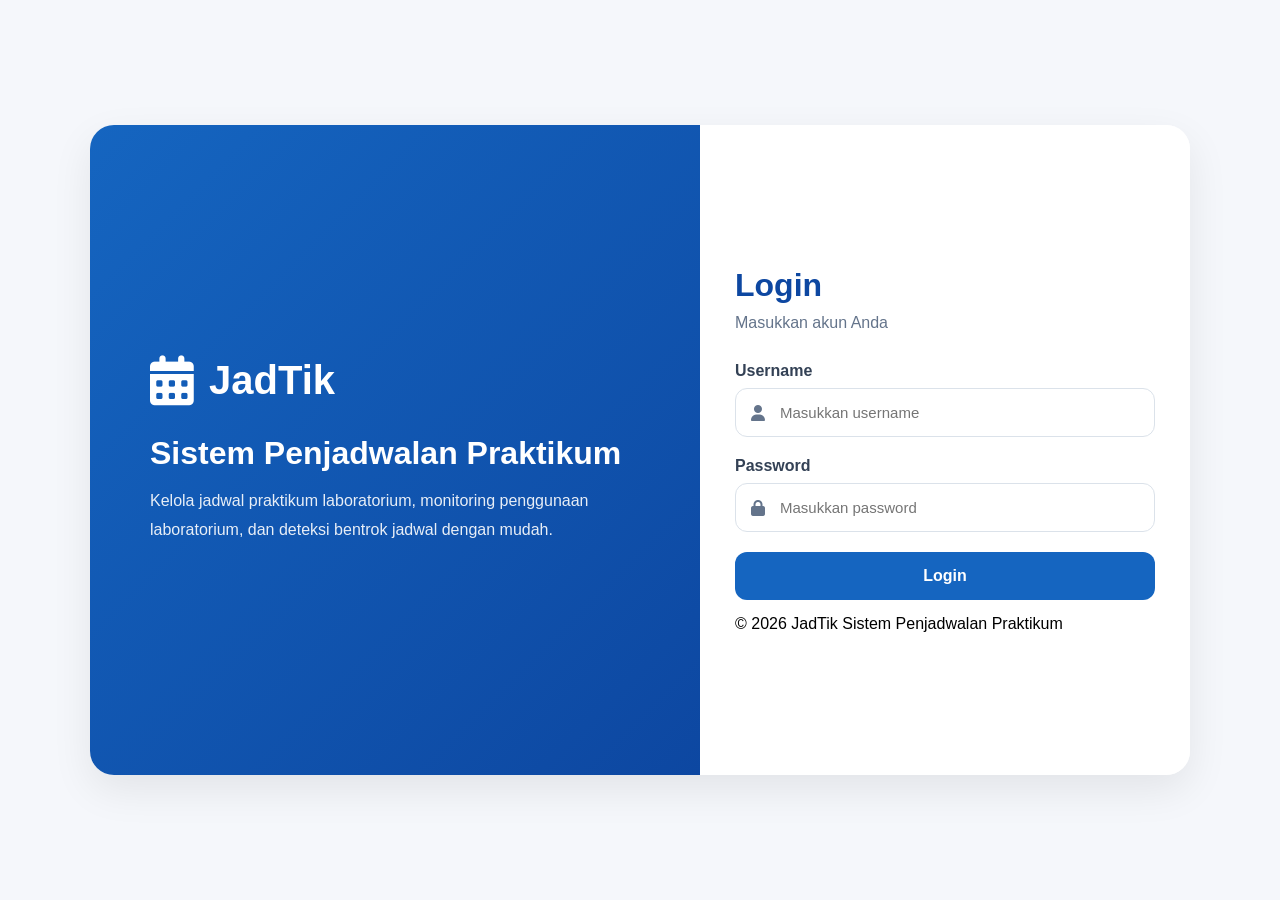
<file: index.html>
<!DOCTYPE html>
<html lang="id">
<head>
    <meta charset="UTF-8">
    <meta name="viewport" content="width=device-width, initial-scale=1.0">
    <title>Login - JadTik</title>
    <link rel="stylesheet" href="css/login.css">
    <link rel="stylesheet" href="https://cdnjs.cloudflare.com/ajax/libs/font-awesome/6.5.1/css/all.min.css">
</head>
<body>

<div class="login-container">

    <div class="login-left">

        <div class="logo">
            <i class="fas fa-calendar-alt"></i>
            <h1>JadTik</h1>
        </div>

        <h2>Sistem Penjadwalan Praktikum</h2>

        <p>
            Kelola jadwal praktikum laboratorium,
            monitoring penggunaan laboratorium,
            dan deteksi bentrok jadwal dengan mudah.
        </p>

    </div>

    <div class="login-right">

        <div class="login-card">

            <h2>Login</h2>

            <p>Masukkan akun Anda</p>

            <form id="loginForm">

                <div class="input-group">

                    <label>Username</label>

                    <div class="input-box">
                        <i class="fas fa-user"></i>

                        <input
                        type="text"
                        id="username"
                        placeholder="Masukkan username"
                        required>
                    </div>

                </div>

                <div class="input-group">

                    <label>Password</label>

                    <div class="input-box">
                        <i class="fas fa-lock"></i>

                        <input
                        type="password"
                        id="password"
                        placeholder="Masukkan password"
                        required>
                    </div>

                </div>

                <button type="submit" class="login-btn">
                    Login
                </button>

            </form>

            <div id="message">

            </div>

            <footer class="footer">

                © 2026 JadTik
                Sistem Penjadwalan Praktikum

            </footer>

        </div>

    </div>

</div>

<script src="js/auth.js"></script>

</body>
</html>
</file>
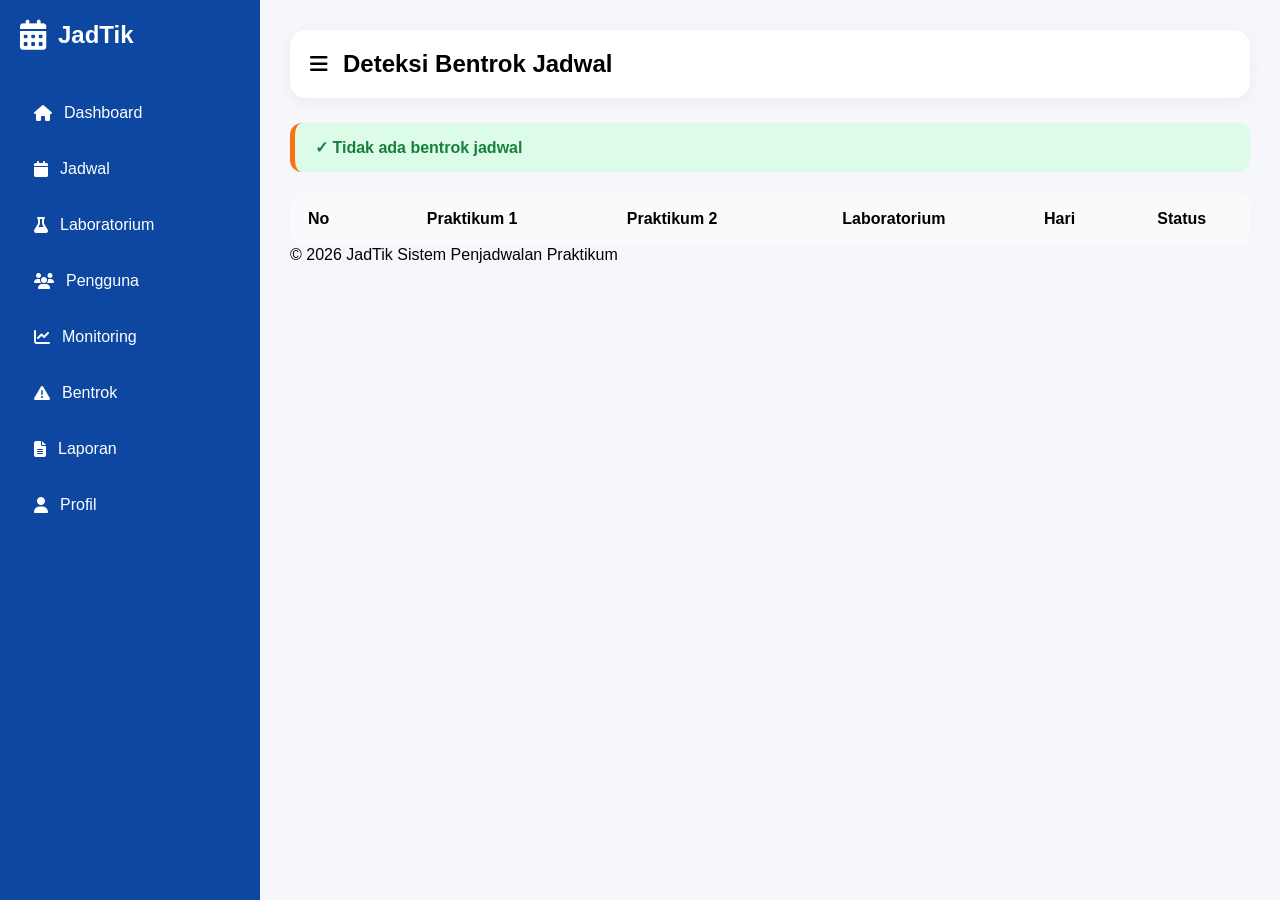
<file: bentrok.html>
<!DOCTYPE html>
<html lang="id">
    <head>
        <meta charset="UTF-8">
        <meta name="viewport" content="width=device-width, initial-scale=1.0">
        <title>Deteksi Bentrok - JadTik</title>
        <link rel="stylesheet" href="css/style.css">
        <link rel="stylesheet" href="https://cdnjs.cloudflare.com/ajax/libs/font-awesome/6.5.1/css/all.min.css">
    </head>
<body>

    <div class="sidebar">

        <div class="logo">
            <i class="fas fa-calendar-alt"></i>
            <span>JadTik</span>
        </div>

        <ul>

            <li>
                <a href="dashboard.html">
                    <i class="fas fa-home"></i>
                    <span>Dashboard</span>
                </a>
            </li>

            <li>
                <a href="jadwal.html">
                    <i class="fas fa-calendar"></i>
                    <span>Jadwal</span>
                </a>
            </li>

            <li>
                <a href="laboratorium.html">
                    <i class="fas fa-flask"></i>
                    <span>Laboratorium</span>
                </a>
            </li>

            <li>
                <a href="pengguna.html">
                    <i class="fas fa-users"></i>
                    <span>Pengguna</span>
                </a>
            </li>

            <li>
                <a href="monitoring.html">
                    <i class="fas fa-chart-line"></i>
                    <span>Monitoring</span>
                </a>
            </li>

            <li>
                <a href="bentrok.html">
                    <i class="fas fa-exclamation-triangle"></i>
                    <span>Bentrok</span>
                </a>
            </li>

            <li>
                <a href="laporan.html">
                    <i class="fas fa-file-alt"></i>
                    <span>Laporan</span>
                </a>
            </li>

            <li>
                <a href="profil.html">
                    <i class="fas fa-user"></i>
                    <span>Profil</span>
                </a>
            </li>

        </ul>

    </div>

    <div class="main-content">

        <div class="topbar">

            <div class="topbar-left">

                <button id="toggleSidebar">
                    <i class="fas fa-bars"></i>
                </button>

                <h2>Deteksi Bentrok Jadwal</h2>

            </div>

        </div>
    
    <div class="alert-box" id="statusBentrok">

        Tidak ada bentrok jadwal

    </div>

    <div class="table-container">

        <table>

            <thead>

                <tr>

                    <th>No</th>
                    <th>Praktikum 1</th>
                    <th>Praktikum 2</th>
                    <th>Laboratorium</th>
                    <th>Hari</th>
                    <th>Status</th>

                </tr>

            </thead>

            <tbody id="bentrokTable">

            </tbody>

        </table>

    </div>

    <footer class="footer">

        © 2026 JadTik
        Sistem Penjadwalan Praktikum

    </footer>
    
</div>

<script src="js/bentrok.js"></script>
<script src="js/sidebar.js"></script>

</body>
</html>
</file>
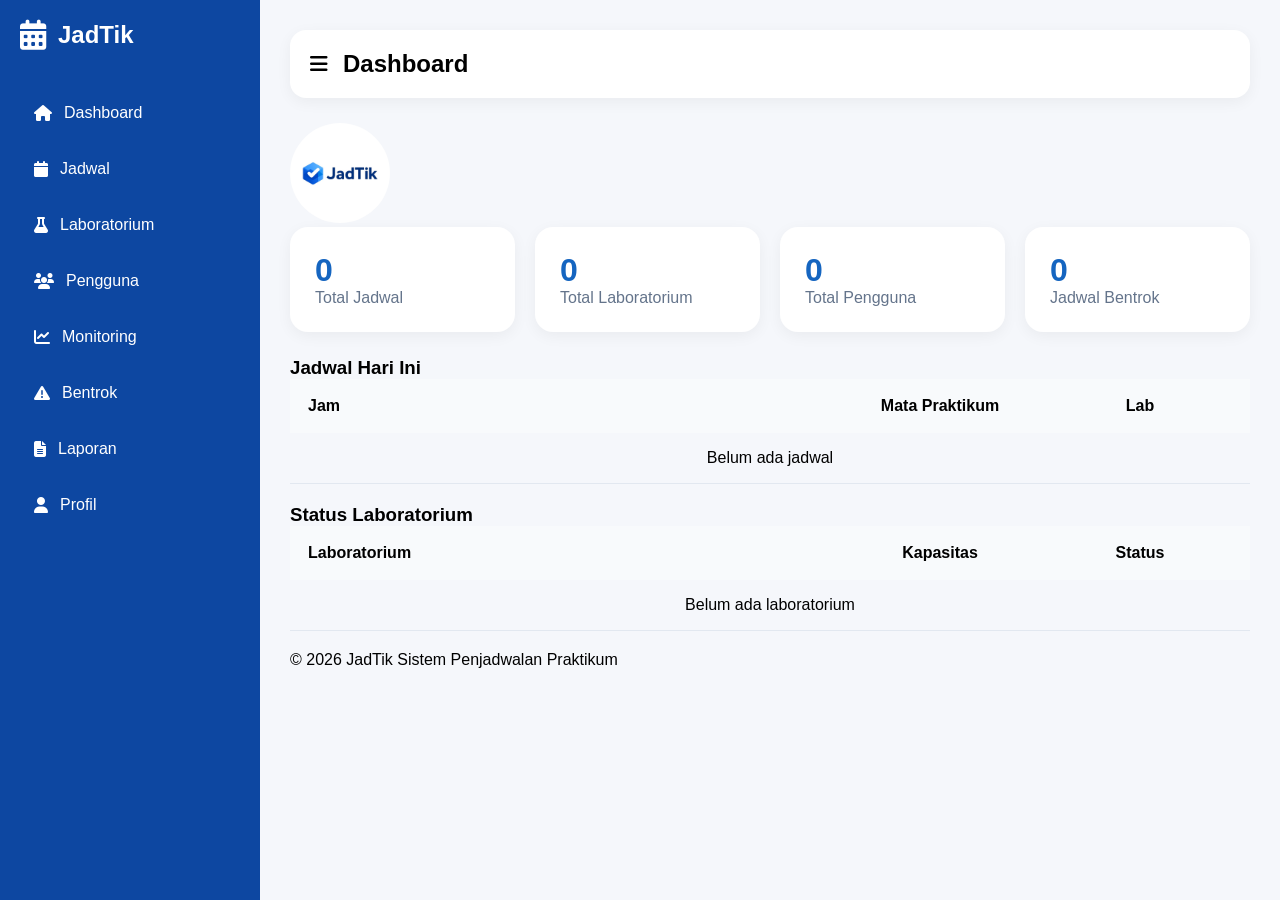
<file: dashboard.html>
<!DOCTYPE html>
<html lang="id">
    <head>
        <meta charset="UTF-8">
        <meta name="viewport" content="width=device-width, initial-scale=1.0">
        <title>Dashboard - JadTik</title>
        <link rel="stylesheet" href="css/style.css">
        <link rel="stylesheet" href="https://cdnjs.cloudflare.com/ajax/libs/font-awesome/6.5.1/css/all.min.css">

    </head>
<body>

    <div class="sidebar">

        <div class="logo">
            <i class="fas fa-calendar-alt"></i>
            <span>JadTik</span>
        </div>

        <ul>

            <li>
                <a href="dashboard.html">
                    <i class="fas fa-home"></i>
                    <span>Dashboard</span>
                </a>
            </li>

            <li>
                <a href="jadwal.html">
                    <i class="fas fa-calendar"></i>
                    <span>Jadwal</span>
                </a>
            </li>

            <li>
                <a href="laboratorium.html">
                    <i class="fas fa-flask"></i>
                    <span>Laboratorium</span>
                </a>
            </li>

            <li>
                <a href="pengguna.html">
                    <i class="fas fa-users"></i>
                    <span>Pengguna</span>
                </a>
            </li>

            <li>
                <a href="monitoring.html">
                    <i class="fas fa-chart-line"></i>
                    <span>Monitoring</span>
                </a>
            </li>

            <li>
                <a href="bentrok.html">
                    <i class="fas fa-exclamation-triangle"></i>
                    <span>Bentrok</span>
                </a>
            </li>

            <li>
                <a href="laporan.html">
                    <i class="fas fa-file-alt"></i>
                    <span>Laporan</span>
                </a>
            </li>

            <li>
                <a href="profil.html">
                    <i class="fas fa-user"></i>
                    <span>Profil</span>
                </a>
            </li>

        </ul>

    </div>

    <div class="main-content">

        <div class="topbar">

            <div class="topbar-left">

                <button id="toggleSidebar">
                    <i class="fas fa-bars"></i>
                </button>

                <h2>Dashboard</h2>

            </div>

        </div>

    <div class="top-right">

        <div class="profile">
            <img src="img/admin.jpg" alt="Admin" style="width: 100px; height: 100px; border-radius: 50%;">
                <!-- <span>Admin</span> -->
        </div>
    </div>

    <div class="stats">

        <div class="card">
            <h3 id="totalJadwal">0</h3>
            <p>Total Jadwal</p>
        </div>

        <div class="card">
            <h3 id="totalLab">0</h3>
            <p>Total Laboratorium</p>
        </div>

        <div class="card">
            <h3 id="totalUser">0</h3>
            <p>Total Pengguna</p>
        </div>

        <div class="card">
            <h3 id="totalBentrok">0</h3>
            <p>Jadwal Bentrok</p>
        </div>

    </div>

    <div class="dashboard-grid">

        <div class="panel">

            <div class="panel-header">
                <h3>Jadwal Hari Ini</h3>
            </div>

            <table>

                <thead>

                    <tr>
                        <th>Jam</th>
                        <th>Mata Praktikum</th>
                        <th>Lab</th>
                    </tr>

                </thead>

                <tbody id="jadwalHariIni">

                </tbody>

            </table>

        </div>

    <div class="panel mt">

        <div class="panel-header">
            <h3>Status Laboratorium</h3>
        </div>

        <table>

            <thead>
                <tr>
                    <th>Laboratorium</th>
                    <th>Kapasitas</th>
                    <th>Status</th>
                </tr>
            
            </thead>

            <tbody id="statusLabTable">

            </tbody>

        </table>

    </div>

    <footer class="footer">

        © 2026 JadTik
        Sistem Penjadwalan Praktikum

    </footer>

</div>

<script src="js/dashboard.js"></script>
<script src="js/sidebar.js"></script>

</body>
</html>
</file>
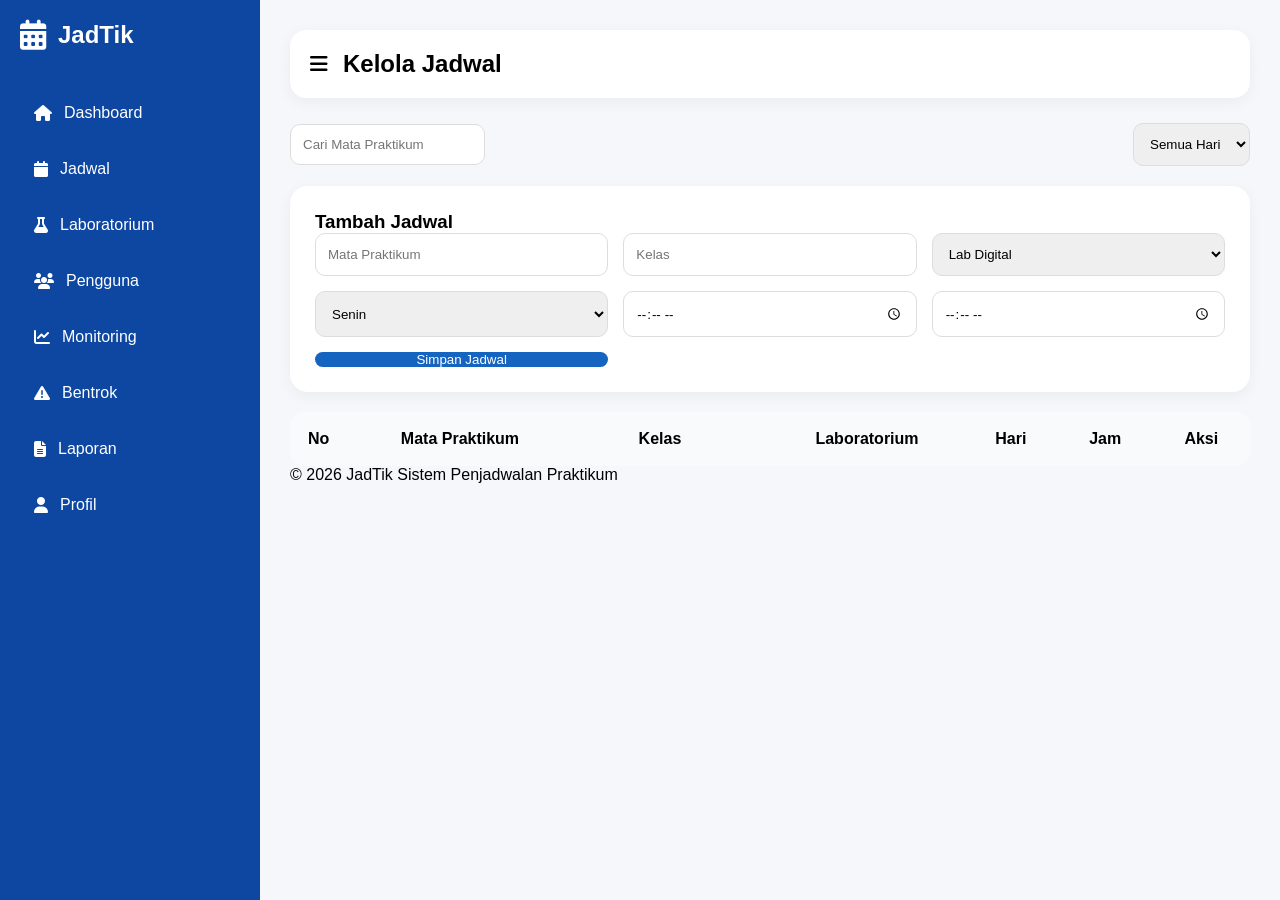
<file: jadwal.html>
<!DOCTYPE html>
<html lang="id">
    <head>
        <meta charset="UTF-8">
        <meta name="viewport" content="width=device-width, initial-scale=1.0">
        <title>Jadwal Praktikum - JadTik</title>
        <link rel="stylesheet" href="css/style.css">
        <link rel="stylesheet" href="https://cdnjs.cloudflare.com/ajax/libs/font-awesome/6.5.1/css/all.min.css">
    </head>
<body>

    <div class="sidebar">

        <div class="logo">
            <i class="fas fa-calendar-alt"></i>
            <span>JadTik</span>
        </div>

        <ul>

            <li>
                <a href="dashboard.html">
                    <i class="fas fa-home"></i>
                    <span>Dashboard</span>
                </a>
            </li>

            <li>
                <a href="jadwal.html">
                    <i class="fas fa-calendar"></i>
                    <span>Jadwal</span>
                </a>
            </li>

            <li>
                <a href="laboratorium.html">
                    <i class="fas fa-flask"></i>
                    <span>Laboratorium</span>
                </a>
            </li>

            <li>
                <a href="pengguna.html">
                    <i class="fas fa-users"></i>
                    <span>Pengguna</span>
                </a>
            </li>

            <li>
                <a href="monitoring.html">
                    <i class="fas fa-chart-line"></i>
                    <span>Monitoring</span>
                </a>
            </li>

            <li>
                <a href="bentrok.html">
                    <i class="fas fa-exclamation-triangle"></i>
                    <span>Bentrok</span>
                </a>
            </li>

            <li>
                <a href="laporan.html">
                    <i class="fas fa-file-alt"></i>
                    <span>Laporan</span>
                </a>
            </li>

            <li>
                <a href="profil.html">
                    <i class="fas fa-user"></i>
                    <span>Profil</span>
                </a>
            </li>

        </ul>

    </div>

    <div class="main-content">

        <div class="topbar">

            <div class="topbar-left">

                <button id="toggleSidebar">
                    <i class="fas fa-bars"></i>
                </button>

                <h2>Kelola Jadwal</h2>

            </div>

        </div>

    <div class="filter-box">

        <input
        type="text"
        id="cariJadwal"
        placeholder="Cari Mata Praktikum">

        <select id="filterHari">
            <option value="">Semua Hari</option>
            <option>Senin</option>
            <option>Selasa</option>
            <option>Rabu</option>
            <option>Kamis</option>
            <option>Jumat</option>
        </select>

    </div>

    <div class="form-container" id="formContainer">

        <h3>Tambah Jadwal</h3>

        <form id="jadwalForm">

            <input
            type="text"
            id="matkul"
            placeholder="Mata Praktikum"
            required>

            <input
            type="text"
            id="kelas"
            placeholder="Kelas"
            required>

            <select id="lab">

                <option>Lab Digital</option>
                <option>Lab Komputer</option>
                <option>Lab Telekomunikasi</option>

            </select>

            <select id="hari">

                <option>Senin</option>
                <option>Selasa</option>
                <option>Rabu</option>
                <option>Kamis</option>
                <option>Jumat</option>

            </select>

            <input
            type="time"
            id="jamMulai"
            required>

            <input
            type="time"
            id="jamSelesai"
            required>

            <button type="submit">
                Simpan Jadwal
            </button>

        </form>

    </div>

    <div class="table-container">

        <table>

            <thead>

                <tr>

                    <th>No</th>
                    <th>Mata Praktikum</th>
                    <th>Kelas</th>
                    <th>Laboratorium</th>
                    <th>Hari</th>
                    <th>Jam</th>
                    <th>Aksi</th>

                </tr>

            </thead>

            <tbody id="jadwalTable">

            </tbody>

        </table>

    </div>

    <footer class="footer">

        © 2026 JadTik
        Sistem Penjadwalan Praktikum

    </footer>

</div>


<script src="js/jadwal.js"></script>
<script src="js/sidebar.js"></script>

</body>
</html>
</file>
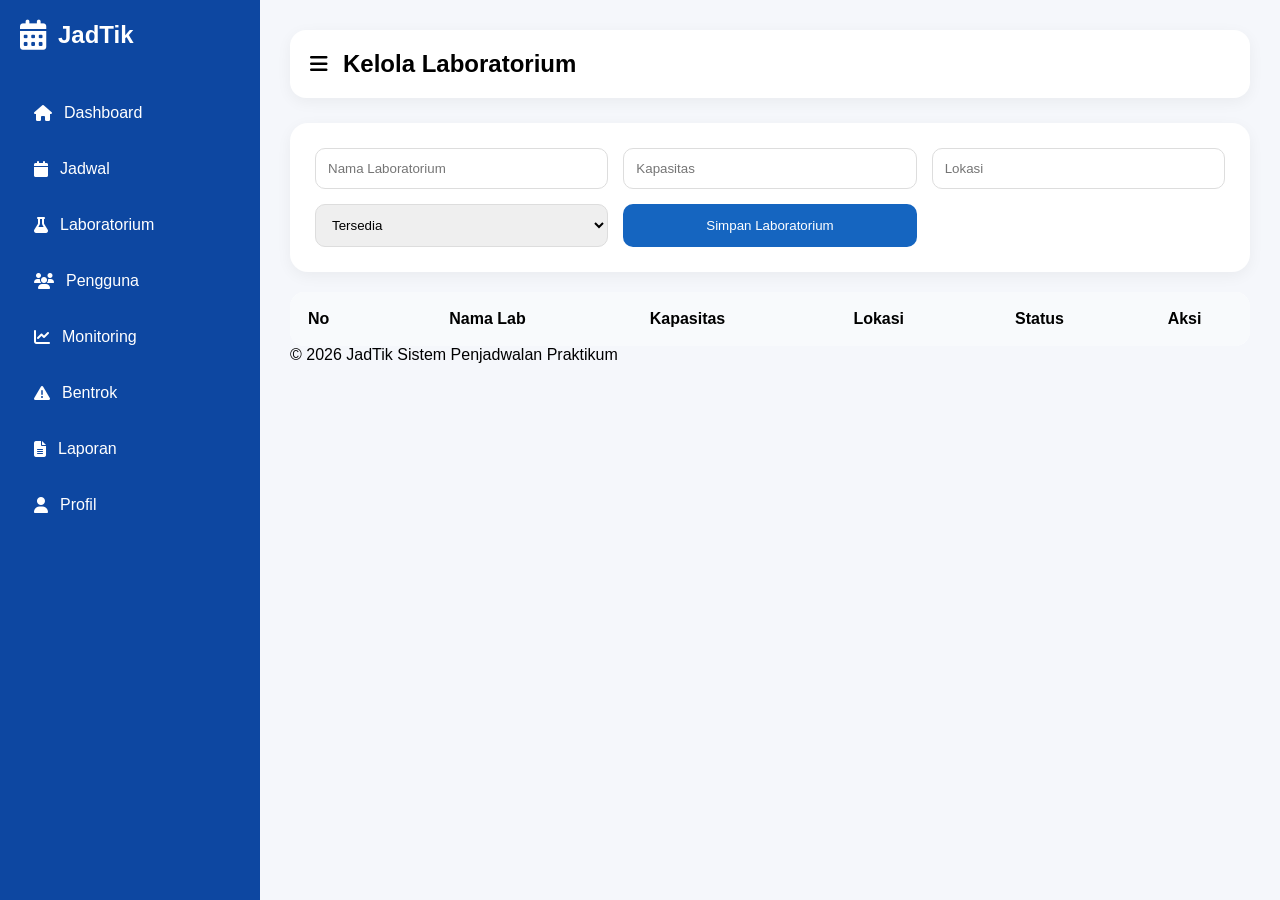
<file: laboratorium.html>
<!DOCTYPE html>
<html lang="id">
    <head>
        <meta charset="UTF-8">
        <meta name="viewport" content="width=device-width, initial-scale=1.0">
        <title>Laboratorium - JadTik</title>
        <link rel="stylesheet" href="css/style.css">
        <link rel="stylesheet" href="https://cdnjs.cloudflare.com/ajax/libs/font-awesome/6.5.1/css/all.min.css">
    </head>

<body>

    <div class="sidebar">

        <div class="logo">
            <i class="fas fa-calendar-alt"></i>
            <span>JadTik</span>
        </div>

        <ul>

            <li>
                <a href="dashboard.html">
                    <i class="fas fa-home"></i>
                    <span>Dashboard</span>
                </a>
            </li>

            <li>
                <a href="jadwal.html">
                    <i class="fas fa-calendar"></i>
                    <span>Jadwal</span>
                </a>
            </li>

            <li>
                <a href="laboratorium.html">
                    <i class="fas fa-flask"></i>
                    <span>Laboratorium</span>
                </a>
            </li>

            <li>
                <a href="pengguna.html">
                    <i class="fas fa-users"></i>
                    <span>Pengguna</span>
                </a>
            </li>

            <li>
                <a href="monitoring.html">
                    <i class="fas fa-chart-line"></i>
                    <span>Monitoring</span>
                </a>
            </li>

            <li>
                <a href="bentrok.html">
                    <i class="fas fa-exclamation-triangle"></i>
                    <span>Bentrok</span>
                </a>
            </li>

            <li>
                <a href="laporan.html">
                    <i class="fas fa-file-alt"></i>
                    <span>Laporan</span>
                </a>
            </li>

            <li>
                <a href="profil.html">
                    <i class="fas fa-user"></i>
                    <span>Profil</span>
                </a>
            </li>

        </ul>

    </div>

    <div class="main-content">

        <div class="topbar">

            <div class="topbar-left">

                <button id="toggleSidebar">
                    <i class="fas fa-bars"></i>
                </button>

                <h2>Kelola Laboratorium</h2>

            </div>

        </div>

    <div class="form-container">

        <form id="labForm">

            <input
            type="text"
            id="namaLab"
            placeholder="Nama Laboratorium"
            required>

            <input
            type="number"
            id="kapasitas"
            placeholder="Kapasitas"
            required>

            <input
            type="text"
            id="lokasi"
            placeholder="Lokasi"
            required>

            <select id="status">

                <option>Tersedia</option>
                <option>Digunakan</option>
                <option>Maintenance</option>

            </select>

            <button type="submit">
                Simpan Laboratorium
            </button>

        </form>

    </div>

    <div class="table-container">

        <table>

            <thead>

                <tr>

                    <th>No</th>
                    <th>Nama Lab</th>
                    <th>Kapasitas</th>
                    <th>Lokasi</th>
                    <th>Status</th>
                    <th>Aksi</th>

                </tr>

            </thead>

            <tbody id="labTable">

            </tbody>

        </table>

    </div>

<footer class="footer">

    © 2026 JadTik
    Sistem Penjadwalan Praktikum

</footer>

</div>

<script src="js/laboratorium.js"></script>
<script src="js/sidebar.js"></script>

</body>
</html>
</file>
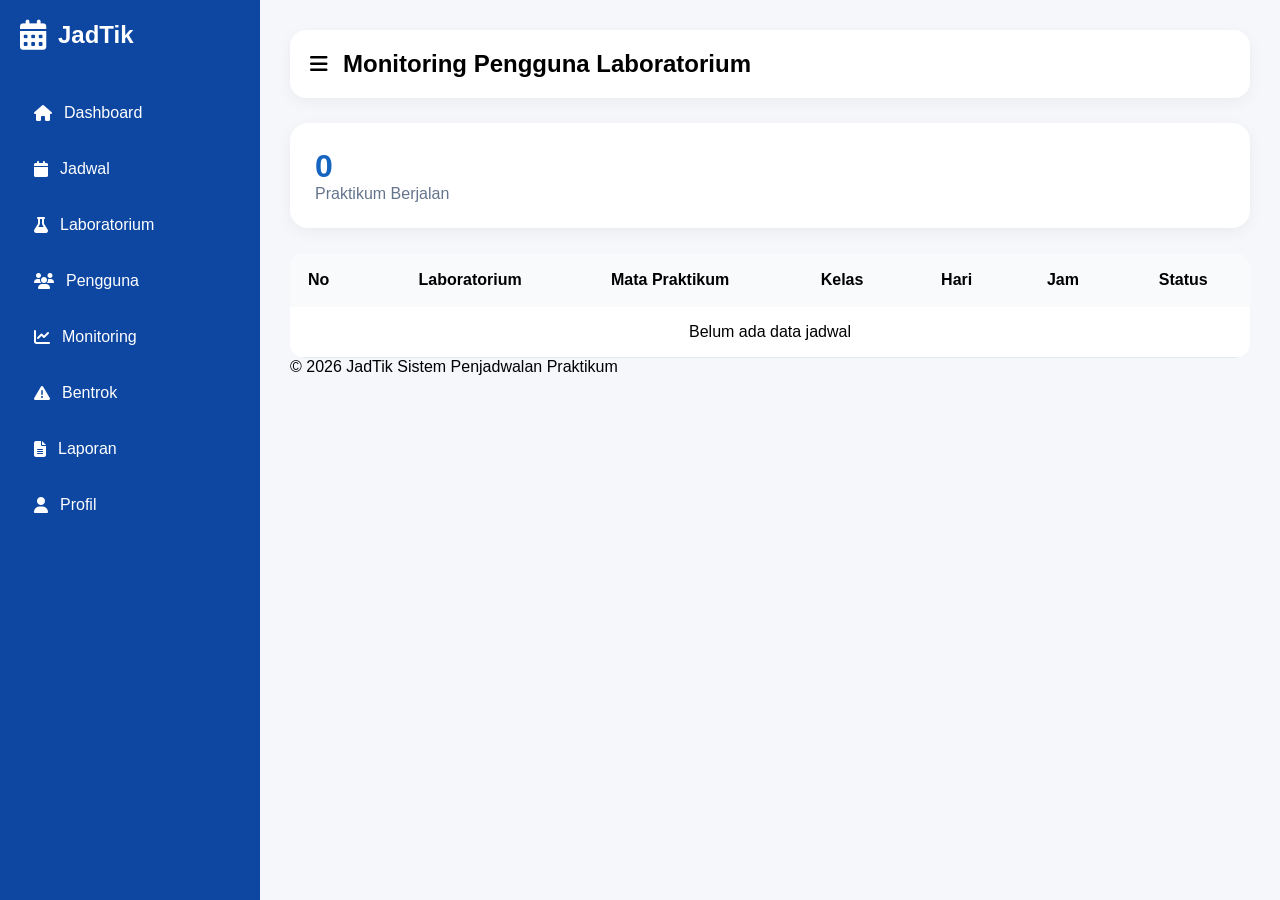
<file: monitoring.html>
<!DOCTYPE html>
<html lang="id">
    <head>
        <meta charset="UTF-8">
        <meta name="viewport" content="width=device-width, initial-scale=1.0">
        <title>Monitoring Laboratorium - JadTik</title>
        <link rel="stylesheet" href="css/style.css">
        <link rel="stylesheet" href="https://cdnjs.cloudflare.com/ajax/libs/font-awesome/6.5.1/css/all.min.css">
    </head>
<body>

    <div class="sidebar">

        <div class="logo">
            <i class="fas fa-calendar-alt"></i>
            <span>JadTik</span>
        </div>

        <ul>

            <li>
                <a href="dashboard.html">
                    <i class="fas fa-home"></i>
                    <span>Dashboard</span>
                </a>
            </li>

            <li>
                <a href="jadwal.html">
                    <i class="fas fa-calendar"></i>
                    <span>Jadwal</span>
                </a>
            </li>

            <li>
                <a href="laboratorium.html">
                    <i class="fas fa-flask"></i>
                    <span>Laboratorium</span>
                </a>
            </li>

            <li>
                <a href="pengguna.html">
                    <i class="fas fa-users"></i>
                    <span>Pengguna</span>
                </a>
            </li>

            <li>
                <a href="monitoring.html">
                    <i class="fas fa-chart-line"></i>
                    <span>Monitoring</span>
                </a>
            </li>

            <li>
                <a href="bentrok.html">
                    <i class="fas fa-exclamation-triangle"></i>
                    <span>Bentrok</span>
                </a>
            </li>

            <li>
                <a href="laporan.html">
                    <i class="fas fa-file-alt"></i>
                    <span>Laporan</span>
                </a>
            </li>

            <li>
                <a href="profil.html">
                    <i class="fas fa-user"></i>
                    <span>Profil</span>
                </a>
            </li>

        </ul>

    </div>

    <div class="main-content">

        <div class="topbar">

            <div class="topbar-left">

                <button id="toggleSidebar">
                    <i class="fas fa-bars"></i>
                </button>

                <h2>Monitoring Pengguna Laboratorium</h2>

            </div>

        </div>

        <div class="stats">

            <div class="card">

                <h3 id="totalMonitoring">

                    0

                </h3>

                <p>Praktikum Berjalan</p>

            </div>

        </div>

        <div class="table-container">

            <table>

                <thead>

                    <tr>
                        <th>No</th>
                        <th>Laboratorium</th>
                        <th>Mata Praktikum</th>
                        <th>Kelas</th>
                        <th>Hari</th>
                        <th>Jam</th>
                        <th>Status</th>
                    </tr>

                </thead>

                <tbody id="monitoringTable">

                </tbody>

            </table>

        </div>

    <footer class="footer">

        © 2026 JadTik
        Sistem Penjadwalan Praktikum

    </footer>
    
    </div>

    <script src="js/monitoring.js"></script>
    <script src="js/sidebar.js"></script>

</body>
</html>
</file>
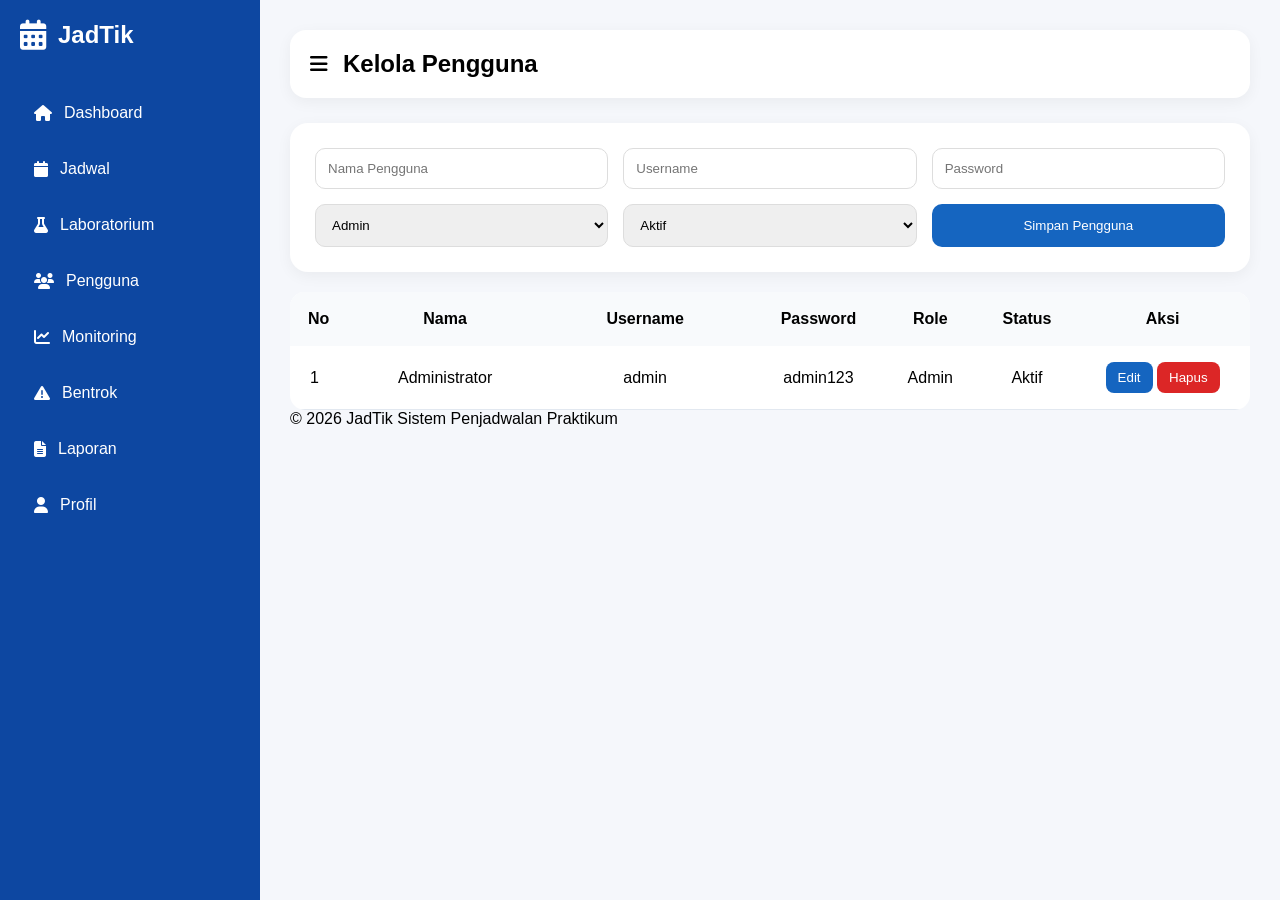
<file: pengguna.html>
<!DOCTYPE html>
<html lang="id">
    <head>
        <meta charset="UTF-8">
        <meta name="viewport" content="width=device-width, initial-scale=1.0">
        <title>Kelola Pengguna - JadTik</title>
        <link rel="stylesheet" href="css/style.css">
        <link rel="stylesheet" href="https://cdnjs.cloudflare.com/ajax/libs/font-awesome/6.5.1/css/all.min.css">
    </head>
<body>

    <div class="sidebar">

        <div class="logo">
            <i class="fas fa-calendar-alt"></i>
            <span>JadTik</span>
        </div>

        <ul>

            <li>
                <a href="dashboard.html">
                    <i class="fas fa-home"></i>
                    <span>Dashboard</span>
                </a>
            </li>

            <li>
                <a href="jadwal.html">
                    <i class="fas fa-calendar"></i>
                    <span>Jadwal</span>
                </a>
            </li>

            <li>
                <a href="laboratorium.html">
                    <i class="fas fa-flask"></i>
                    <span>Laboratorium</span>
                </a>
            </li>

            <li>
                <a href="pengguna.html">
                    <i class="fas fa-users"></i>
                    <span>Pengguna</span>
                </a>
            </li>

            <li>
                <a href="monitoring.html">
                    <i class="fas fa-chart-line"></i>
                    <span>Monitoring</span>
                </a>
            </li>

            <li>
                <a href="bentrok.html">
                    <i class="fas fa-exclamation-triangle"></i>
                    <span>Bentrok</span>
                </a>
            </li>

            <li>
                <a href="laporan.html">
                    <i class="fas fa-file-alt"></i>
                    <span>Laporan</span>
                </a>
            </li>

            <li>
                <a href="profil.html">
                    <i class="fas fa-user"></i>
                    <span>Profil</span>
                </a>
            </li>

        </ul>

    </div>

    <div class="main-content">

        <div class="topbar">

            <div class="topbar-left">

                <button id="toggleSidebar">
                    <i class="fas fa-bars"></i>
                </button>

                <h2>Kelola Pengguna</h2>
                
            </div>

        </div>

        <div class="form-container">

            <form id="userForm">

                <input
                    type="text"
                    id="namaUser"
                    placeholder="Nama Pengguna"
                    required>

                <input
                    type="text"
                    id="usernameUser"
                    placeholder="Username"
                    required>

                <input
                    type="password"
                    id="passwordUser"
                    placeholder="Password"
                    required>

                <select id="role">

                    <option value="Admin">
                        Admin
                    </option>

                    <option value="Pengguna">
                        Pengguna
                    </option>

                </select>

                <select id="statusUser">

                    <option value="Aktif">
                        Aktif
                    </option>

                    <option value="Nonaktif">
                        Nonaktif
                    </option>

                </select>

                <button type="submit">
                    Simpan Pengguna
                </button>

            </form>

        </div>

        <div class="table-container">

            <table>

                <thead>

                    <tr>

                        <th>No</th>
                        <th>Nama</th>
                        <th>Username</th>
                        <th>Password</th>
                        <th>Role</th>
                        <th>Status</th>
                        <th>Aksi</th>

                    </tr>

                </thead>

                <tbody id="userTable">

                </tbody>

            </table>

        </div>

        <footer class="footer">

            © 2026 JadTik
            Sistem Penjadwalan Praktikum

        </footer>

    </div>

    <script src="js/pengguna.js"></script>
    <script src="js/sidebar.js"></script>

</body>
</html>
</file>
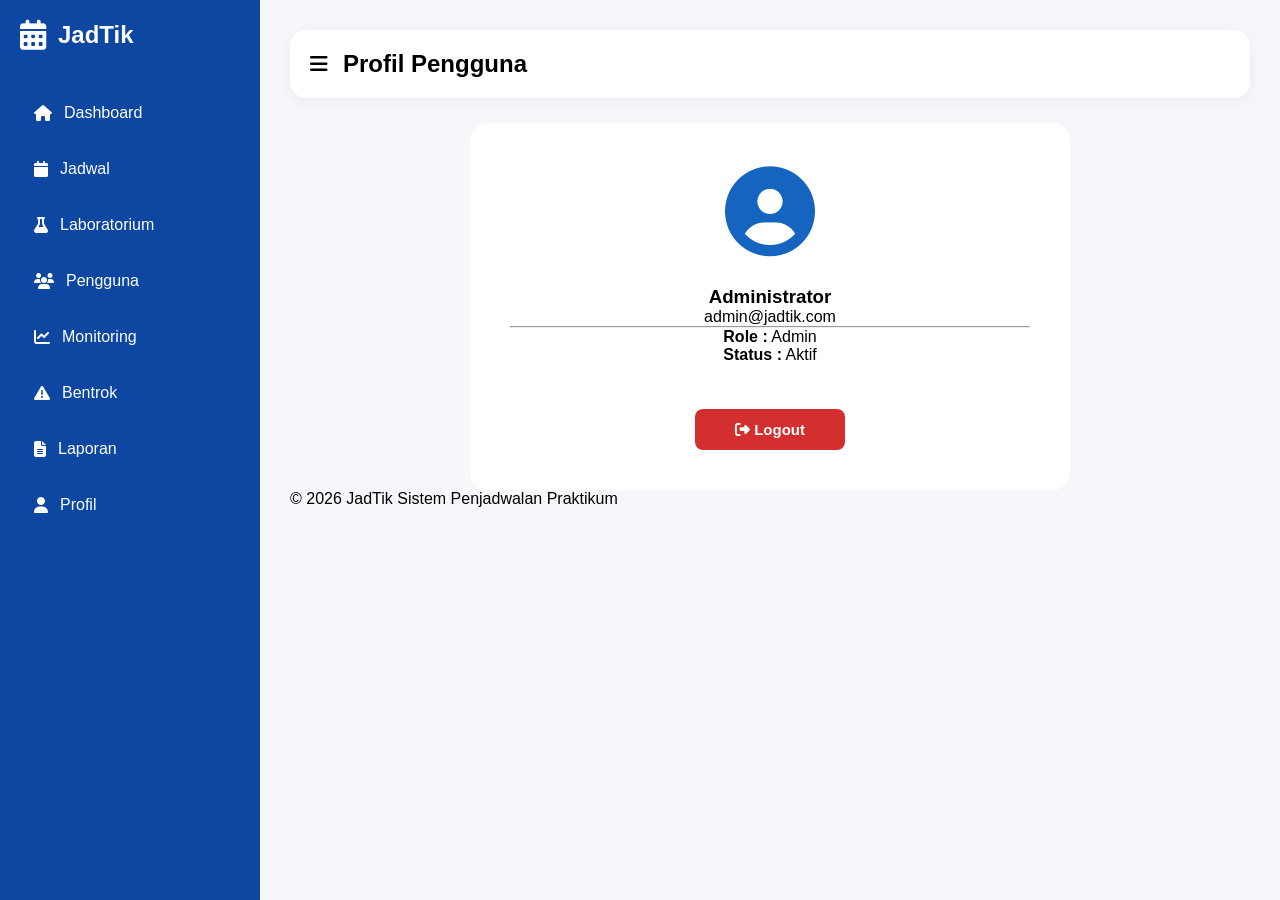
<file: profil.html>
<!DOCTYPE html>
<html lang="id">
    <head>
        <meta charset="UTF-8">
        <meta name="viewport" content="width=device-width, initial-scale=1.0">
        <title>Profil - JadTik</title>
        <link rel="stylesheet" href="css/style.css">
        <link rel="stylesheet" href="https://cdnjs.cloudflare.com/ajax/libs/font-awesome/6.5.1/css/all.min.css">
    </head>

<body>

    <div class="sidebar">

        <div class="logo">
            <i class="fas fa-calendar-alt"></i>
            <span>JadTik</span>
        </div>

        <ul>

            <li>
                <a href="dashboard.html">
                    <i class="fas fa-home"></i>
                    <span>Dashboard</span>
                </a>
            </li>

            <li>
                <a href="jadwal.html">
                    <i class="fas fa-calendar"></i>
                    <span>Jadwal</span>
                </a>
            </li>

            <li>
                <a href="laboratorium.html">
                    <i class="fas fa-flask"></i>
                    <span>Laboratorium</span>
                </a>
            </li>

            <li>
                <a href="pengguna.html">
                    <i class="fas fa-users"></i>
                    <span>Pengguna</span>
                </a>
            </li>

            <li>
                <a href="monitoring.html">
                    <i class="fas fa-chart-line"></i>
                    <span>Monitoring</span>
                </a>
            </li>

            <li>
                <a href="bentrok.html">
                    <i class="fas fa-exclamation-triangle"></i>
                    <span>Bentrok</span>
                </a>
            </li>

            <li>
                <a href="laporan.html">
                    <i class="fas fa-file-alt"></i>
                    <span>Laporan</span>
                </a>
            </li>

            <li>
                <a href="profil.html">
                    <i class="fas fa-user"></i>
                    <span>Profil</span>
                </a>
            </li>

        </ul>

    </div>

    <!-- MAIN -->
    <div class="main-content">

        <div class="topbar">

            <div class="topbar-left">

                <button id="toggleSidebar">
                    <i class="fas fa-bars"></i>
                </button>

                <h2>Profil Pengguna</h2>

            </div>

        </div>

    <div class="profile-card">

        <div class="profile-image">

            <i
            class="fas fa-user-circle">
            </i>

        </div>

        <h3 id="namaProfil">

        Administrator

        </h3>

        <p id="emailProfil">

        admin@jadtik.com

        </p>

        <hr>

        <div class="profile-info">

            <p>
                <strong>Role :</strong>
                Admin
            </p>

            <p>
                <strong>Status :</strong>
                Aktif
            </p>

        </div>

        <div class="profile-actions">

            <button
            class="logout-btn"
            onclick="bukaLogout()">

                <i class="fas fa-sign-out-alt"></i>
                Logout

            </button>

        </div>
        
    </div>

    <div class="logout-modal" id="logoutModal">

        <div class="logout-content">

            <i class="fas fa-sign-out-alt"></i>

            <h3>Konfirmasi Logout</h3>

            <p>
                Apakah Anda yakin ingin keluar dari sistem?
            </p>

            <div class="logout-action">

                <button
                class="btn-cancel"
                onclick="tutupLogout()">

                    Batal

                </button>

                <button
                class="btn-logout"
                onclick="logout()">

                    Logout

                </button>

            </div>

        </div>

    </div>

    <footer class="footer">

        © 2026 JadTik
        Sistem Penjadwalan Praktikum

    </footer>
    
</div>

<script src="js/sidebar.js"></script>
<script src="js/profil.js"></script>

</body>
</html>
</file>
<file: css/login.css>
*{
    margin:0;
    padding:0;
    box-sizing:border-box;
    font-family:'Segoe UI',sans-serif;
}

body{

    min-height:100vh;

    background:#f5f7fb;

    display:flex;

    justify-content:center;

    align-items:center;
}

/* CONTAINER */

.login-container{

    width:1100px;

    min-height:650px;

    background:white;

    border-radius:24px;

    overflow:hidden;

    box-shadow:
    0 15px 40px rgba(0,0,0,.08);

    display:flex;
}

/* KIRI */

.login-left{

    flex:1;

    background:
    linear-gradient(
    135deg,
    #1565c0,
    #0d47a1);

    color:white;

    padding:60px;

    display:flex;

    flex-direction:column;

    justify-content:center;
}

.logo{

    display:flex;

    align-items:center;

    gap:15px;

    margin-bottom:30px;
}

.logo i{

    font-size:50px;
}

.logo h1{

    font-size:40px;
}

.login-left h2{

    font-size:32px;

    margin-bottom:15px;
}

.login-left p{

    line-height:1.8;

    opacity:.9;
}

/* KANAN */

.login-right{

    flex:1;

    display:flex;

    justify-content:center;

    align-items:center;

    background:#fff;
}

.login-card{

    width:420px;
}

.login-card h2{

    color:#0d47a1;

    margin-bottom:10px;

    font-size:32px;
}

.login-card p{

    color:#64748b;

    margin-bottom:30px;
}

/* FORM */

.input-group{

    margin-bottom:20px;
}

.input-group label{

    display:block;

    margin-bottom:8px;

    font-weight:600;

    color:#334155;
}

.input-box{

    display:flex;

    align-items:center;

    border:1px solid #dbe2ea;

    border-radius:12px;

    padding:0 15px;

    transition:.3s;
}

.input-box:focus-within{

    border-color:#1565c0;
}

.input-box i{

    color:#64748b;
}

.input-box input{

    width:100%;

    border:none;

    outline:none;

    padding:15px;

    font-size:15px;
}

/* BUTTON */

.login-btn{

    width:100%;

    background:#1565c0;

    color:white;

    border:none;

    padding:15px;

    border-radius:12px;

    font-size:16px;

    font-weight:600;

    cursor:pointer;

    transition:.3s;
}

.login-btn:hover{

    background:#0d47a1;

    transform:translateY(-2px);
}

/* MESSAGE */

#message{

    margin-top:15px;

    text-align:center;

    font-weight:600;
}

/* MOBILE */

@media(max-width:900px){

    .login-container{

        width:95%;

        flex-direction:column;
    }

    .login-left{

        display:none;
    }

    .login-card{

        width:90%;

        padding:30px 0;
    }

}
</file>
<file: css/style.css>
*{
    margin:0;
    padding:0;
    box-sizing:border-box;
    font-family:'Segoe UI',sans-serif;
}

body{
    background:#f5f7fb;
}

.sidebar{
    position:fixed;
    left:0;
    top:0;
    width:260px;
    height:100vh;
    background:#0d47a1;
    padding:20px;
    transition:.3s;
}

.logo{
    display:flex;
    align-items:center;
    gap:12px;
    color:white;
    margin-bottom:40px;
}

.logo i{
    font-size:30px;
}

.logo span{
    font-size:24px;
    font-weight:bold;
}

.sidebar ul{
    list-style:none;
}

.sidebar ul li{
    margin-bottom:10px;
}

.sidebar ul li a{
    display:flex;
    align-items:center;
    gap:12px;
    color:white;
    text-decoration:none;
    padding:14px;
    border-radius:12px;
    transition:.3s;
}

.sidebar ul li a:hover{
    background:rgba(255,255,255,.15);
}

.sidebar ul li.active a{
    background:white;
    color:#1565c0;
}

.main-content{
    margin-left:260px;
    padding:30px;
}

.topbar{
    background:white;
    padding:20px;
    border-radius:16px;
    display:flex;
    justify-content:space-between;
    align-items:center;
    box-shadow:0 4px 15px rgba(0,0,0,.05);
    margin-bottom:25px;
}

.topbar-left{
    display:flex;
    align-items:center;
    gap:15px;
}

#toggleSidebar{
    background:none;
    border:none;
    font-size:20px;
    cursor:pointer;
}

.stats{
    display:grid;
    grid-template-columns:repeat(4,1fr);
    gap:20px;
}

.card{
    background:white;
    padding:25px;
    border-radius:18px;
    box-shadow:0 4px 15px rgba(0,0,0,.05);
}

.card h3{
    color:#1565c0;
    font-size:32px;
}

.card p{
    color:#64748b;
}

.form-container{
    background:white;
    padding:25px;
    border-radius:18px;
    margin-bottom:20px;
    box-shadow:0 4px 15px rgba(0,0,0,.05);
}

.form-container form{
    display:grid;
    grid-template-columns:repeat(3,1fr);
    gap:15px;
}

.form-container input,
.form-container select{
    padding:12px;
    border:1px solid #ddd;
    border-radius:10px;
}

.form-container button{
    border:none;
    background:#1565c0;
    color:white;
    border-radius:10px;
    cursor:pointer;
}

.table-container{
    background:white;
    border-radius:15px;
    overflow:hidden;
}

table{
    width:100%;
    border-collapse:collapse;
}

thead{
    background:#f8fafc;
}

th{
    padding:18px;
    text-align:center;
    font-weight:600;
}

td{
    padding:16px 20px;
    border-bottom:1px solid #e2e8f0;
    text-align:center;
}

th:first-child,
td:first-child{
    text-align:left;
}

th:nth-child(2),
td:nth-child(2){

    width:180px;
}

th:nth-child(3),
td:nth-child(3){

    width:220px;
}

.btn-edit{
    background:#1565c0;
    color:white;
    border:none;
    padding:8px 12px;
    border-radius:8px;
    cursor:pointer;
}

.btn-delete{
    background:#dc2626;
    color:white;
    border:none;
    padding:8px 12px;
    border-radius:8px;
    cursor:pointer;
}

.status-active{
    background:#dcfce7;
    color:#15803d;
    padding:6px 12px;
    border-radius:20px;
}

.status-bentrok{
    background:#fee2e2;
    color:#dc2626;
    padding:6px 12px;
    border-radius:20px;
}

.filter-box{
    display:flex;
    gap:15px;
    margin-bottom:20px;
}

.filter-box input,
.filter-box select{
    padding:12px;
    border:1px solid #ddd;
    border-radius:10px;
}

.profile-card{
    background:white;
    max-width:600px;
    margin:auto;
    padding:40px;
    border-radius:18px;
    text-align:center;
}

.profile-image{
    font-size:90px;
    color:#1565c0;
    margin-bottom:20px;
}

.sidebar.collapse{
    width:80px;
}

.sidebar.collapse .logo span{
    display:none;
}

.sidebar.collapse a span{
    display:none;
}

.sidebar.collapse + .main-content{
    margin-left:80px;
}

@media(max-width:768px){

    .sidebar{
        display:none;
    }

    .main-content{
        margin-left:0;
        padding:15px;
    }

    .stats{
        grid-template-columns:1fr;
    }

    .form-container form{
        grid-template-columns:1fr;
    }

}

.alert-box{
    background:#fff7ed;
    color:#c2410c;
    padding:15px 20px;
    border-left:5px solid #f97316;
    border-radius:12px;
    margin-bottom:20px;
    font-weight:600;
}

.monitor-card{
    background:white;
    padding:25px;
    border-radius:18px;
    box-shadow:0 4px 15px rgba(0,0,0,.05);
    margin-bottom:20px;
}

.monitor-card h3{
    color:#1565c0;
    margin-bottom:10px;
}

.filter-box button{
    background:#1565c0;
    color:white;
    border:none;
    padding:12px 20px;
    border-radius:10px;
    cursor:pointer;
    font-weight:600;
}

.stats{
    display:grid;
    grid-template-columns:repeat(auto-fit,minmax(220px,1fr));
    gap:20px;
    margin-bottom:25px;
}

.card{
    transition:.3s;
}

.card:hover{
    transform:translateY(-5px);
}

.table-container{
    overflow-x:auto;
}

.form-container textarea{
    width:100%;
    min-height:120px;
    padding:12px;
    border:1px solid #ddd;
    border-radius:10px;
    resize:vertical;
}

.profile-top{
    display:flex;
    align-items:center;
    gap:10px;
}

.profile-top img{
    width:40px;
    height:40px;
    border-radius:50%;
    object-fit:cover;
}

.profile-top span{
    font-weight:600;
}

button{
    transition:.3s;
}

button:hover{
    opacity:.9;
    transform:translateY(-2px);
}

::-webkit-scrollbar{
    width:8px;
}

::-webkit-scrollbar-track{
    background:#f1f5f9;
}

::-webkit-scrollbar-thumb{
    background:#1565c0;
    border-radius:10px;
}

.empty-state{
    text-align:center;
    padding:40px;
    color:#64748b;
}

.dashboard-grid{
    display:grid;
    grid-template-columns:1fr;
    gap:20px;
    margin-top:25px;
}

@media(max-width:992px){
    .dashboard-grid{
        grid-template-columns:1fr;
    }
}

.profile-actions{

    margin-top:25px;
}

.profile-actions button{

    min-width:150px;
}

.filter-box{
    display:flex;
    justify-content:space-between;
    align-items:center;
    margin-bottom:20px;
}

.filter-left{
    display:flex;
    gap:15px;
}

.btn-cetak{
    background:#000;
    color:#fff;
    border:none;
    padding:10px 20px;
    border-radius:10px;
    font-weight:600;
    cursor:pointer;
    transition:.3s;
}

.btn-cetak:hover{
    background:#222;
}

.popup{
    position:fixed;
    top:0;
    left:0;
    width:100%;
    height:100%;
    background:rgba(0,0,0,.4);
    display:none;
    justify-content:center;
    align-items:center;
    z-index:9999;
}

.popup-content{
    width:380px;
    background:#fff;
    padding:30px;
    border-radius:16px;
    text-align:center;
    box-shadow:
    0 10px 30px rgba(0,0,0,.15);
}

.popup-icon{
    width:70px;
    height:70px;
    margin:auto;
    display:flex;
    align-items:center;
    justify-content:center;
    border-radius:50%;
    background:#e8f5ff;
    margin-bottom:15px;
}

.popup-icon i{
    font-size:28px;
    color:#2563eb;
}

.popup-content h3{
    margin-bottom:10px;
}

.popup-content p{
    color:#666;
    margin-bottom:25px;
}

.popup-button{
    display:flex;
    gap:10px;
}

.btn-batal{
    flex:1;
    border:none;
    padding:12px;
    border-radius:8px;
    cursor:pointer;
    background:#e5e7eb;
}

.btn-ya{
    flex:1;
    border:none;
    padding:12px;
    border-radius:8px;
    cursor:pointer;
    background:#2563eb;
    color:white;
}

@media print{
    .sidebar,
    .topbar,
    .footer,
    .filter-box,
    .btn-cetak,
    .popup{
        display:none !important;
    }

    .main-content{
        margin:0 !important;
        width:100% !important;
    }
}

.status-normal{
    background:#e8f5e9;
    color:#2e7d32;
    padding:6px 12px;
    border-radius:20px;
    font-size:12px;
    font-weight:bold;
}

.status-active{
    background:#ffebee;
    color:#d32f2f;
    padding:6px 12px;
    border-radius:20px;
    font-size:12px;
    font-weight:bold;
}

.logout-modal{
    position:fixed;
    top:0;
    left:0;
    width:100%;
    height:100%;
    background:rgba(0,0,0,0.5);
    display:none;
    justify-content:center;
    align-items:center;
    z-index:9999;
}

.logout-content{
    background:white;
    width:350px;
    padding:30px;
    border-radius:15px;
    text-align:center;
    box-shadow:0 5px 25px rgba(0,0,0,0.2);
}

.logout-content i{
    font-size:50px;
    color:#d32f2f;
    margin-bottom:15px;
}

.logout-content h3{
    margin-bottom:10px;
}

.logout-content p{
    color:#666;
    margin-bottom:20px;
}

.logout-action{
    display:flex;
    justify-content:center;
    gap:10px;
}

.btn-cancel{
    border:none;
    background:#e5e7eb;
    padding:10px 20px;
    border-radius:8px;
    cursor:pointer;
}

.btn-logout{
    border:none;
    background:#d32f2f;
    color:white;
    padding:10px 20px;
    border-radius:8px;
    cursor:pointer;
}

.logout-btn{
    margin-top:20px;
    background:#d32f2f;
    color:white;
    border:none;
    padding:12px 20px;
    border-radius:8px;
    cursor:pointer;
    font-size:15px;
    font-weight:600;
}

.logout-btn:hover{
    background:#b71c1c;
}
</file>
